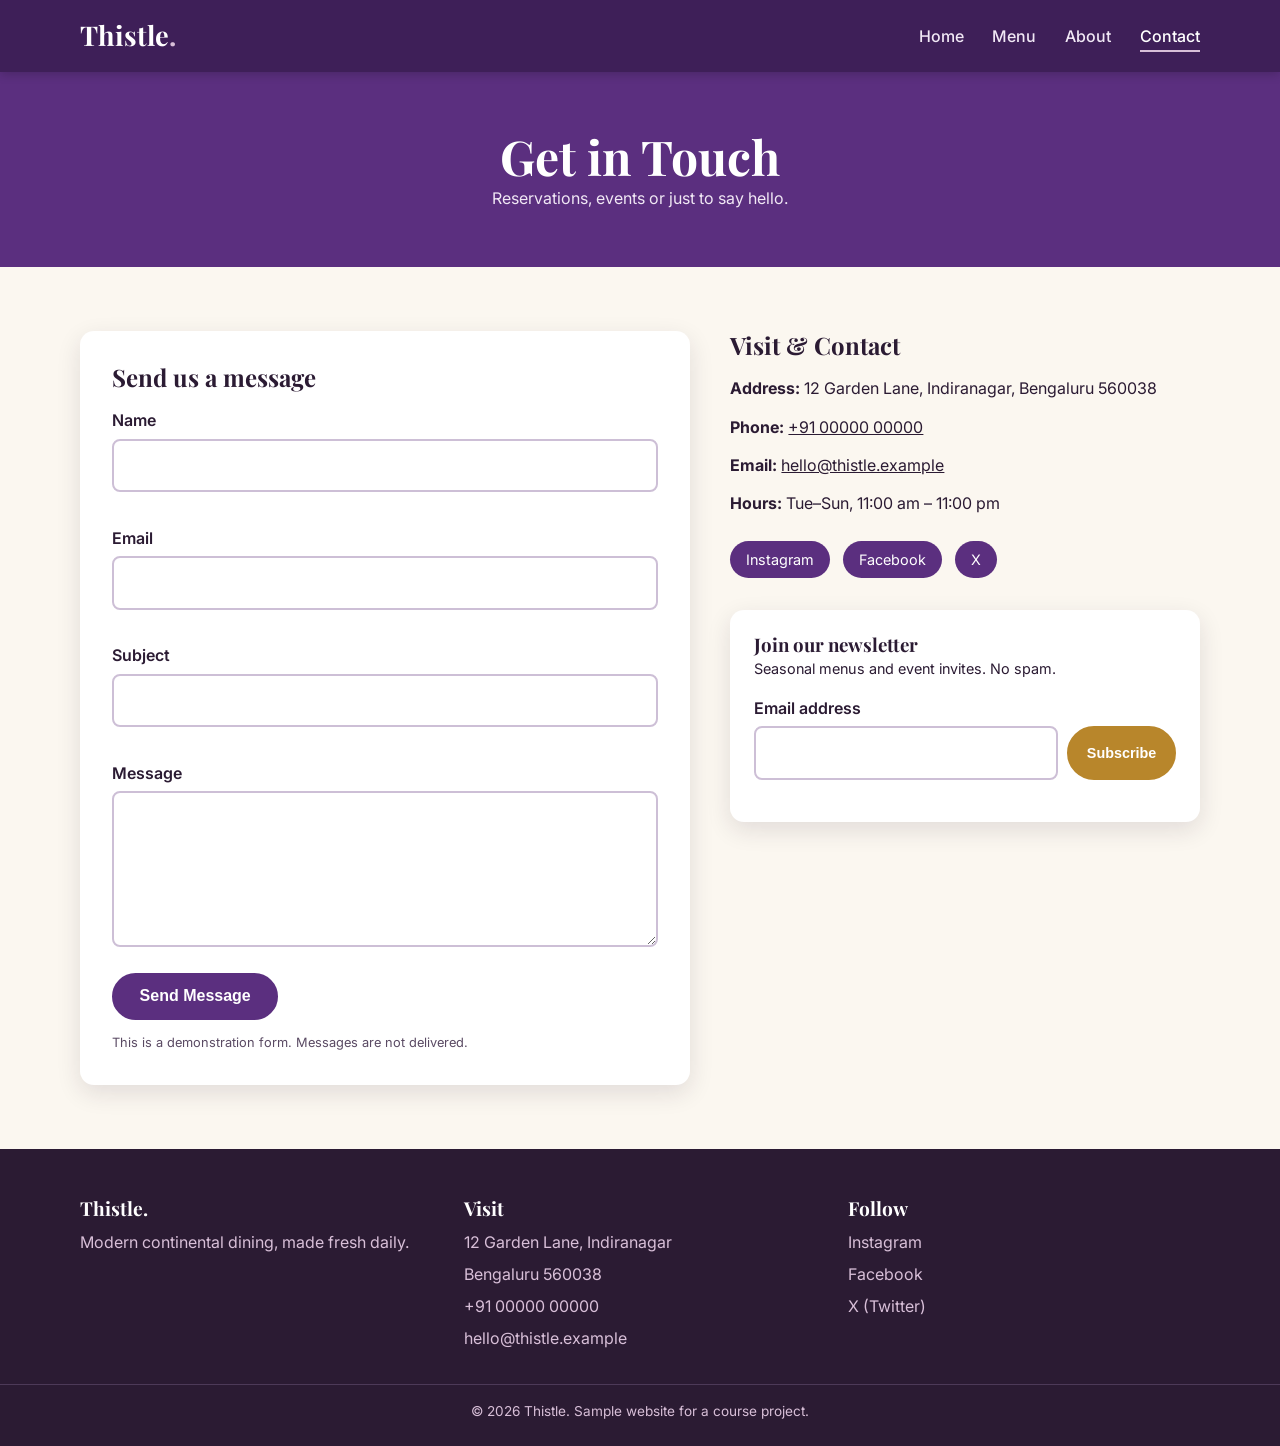
<file: contact.html>
<!DOCTYPE html>
<html lang="en">
<head>
  <script async src="https://www.googletagmanager.com/gtm.js?id=GTM-57GNK45M"></script>
<script>
  window.dataLayer = window.dataLayer || [];
  function gtag(){dataLayer.push(arguments);}
  gtag('js', new Date());
</script>
  <meta charset="UTF-8">
  <meta name="viewport" content="width=device-width, initial-scale=1">
  <title>Contact | Thistle</title>
  <meta name="description" content="Get in touch with Thistle for reservations and enquiries.">
  <link rel="preconnect" href="https://fonts.googleapis.com">
  <link rel="preconnect" href="https://fonts.gstatic.com" crossorigin>
  <link href="https://fonts.googleapis.com/css2?family=Inter:wght@400;500;600&family=Playfair+Display:wght@600;700&display=swap" rel="stylesheet">
  <link rel="stylesheet" href="style.css">

</head>
<body>
<a class="skip-link" href="#main">Skip to content</a>
<header>
  <nav class="container nav" aria-label="Main navigation">
    <a class="logo" href="index.html">Thistle<span>.</span></a>
    <button class="menu-btn" id="menu-btn" aria-label="Toggle menu" aria-expanded="false" aria-controls="nav-list">☰</button>
    <ul id="nav-list">
      <li><a href="index.html">Home</a></li>
      <li><a href="products.html">Menu</a></li>
      <li><a href="about.html">About</a></li>
      <li><a href="contact.html" aria-current="page">Contact</a></li>
    </ul>
  </nav>
</header>

<main id="main">
  <div class="page-banner"><div class="container"><h1>Get in Touch</h1><p>Reservations, events or just to say hello.</p></div></div>

  <section>
    <div class="container contact-wrap">
      <div>
        <form id="contact-form" novalidate>
          <h2>Send us a message</h2>
          <label for="name">Name</label>
          <input type="text" id="name" name="name" autocomplete="name" required>
          <div class="error" id="name-error" role="alert"></div>

          <label for="email">Email</label>
          <input type="email" id="email" name="email" autocomplete="email" required>
          <div class="error" id="email-error" role="alert"></div>

          <label for="subject">Subject</label>
          <input type="text" id="subject" name="subject" required>
          <div class="error" id="subject-error" role="alert"></div>

          <label for="message">Message</label>
          <textarea id="message" name="message" rows="5" required></textarea>
          <div class="error" id="message-error" role="alert"></div>

          <button class="btn btn-dark" type="submit">Send Message</button>
          <div class="msg" id="form-msg" role="status"></div>
          <p style="font-size:.8rem;margin-top:.8rem;color:#5a4a63">This is a demonstration form. Messages are not delivered.</p>
        </form>
      </div>

      <aside>
        <h2>Visit &amp; Contact</h2>
        <ul class="info-list">
          <li><strong>Address:</strong> 12 Garden Lane, Indiranagar, Bengaluru 560038</li>
          <li><strong>Phone:</strong> <a href="tel:+910000000000">+91 00000 00000</a></li>
          <li><strong>Email:</strong> <a href="mailto:hello@thistle.example">hello@thistle.example</a></li>
          <li><strong>Hours:</strong> Tue–Sun, 11:00 am – 11:00 pm</li>
        </ul>
        <div class="social">
          <a href="https://instagram.com" target="_blank" rel="noopener">Instagram</a>
          <a href="https://facebook.com" target="_blank" rel="noopener">Facebook</a>
          <a href="https://x.com" target="_blank" rel="noopener">X</a>
        </div>

        <form class="newsletter" id="newsletter-form" novalidate style="margin-top:2rem;padding:1.5rem;background:#fff;box-shadow:var(--shadow)">
          <h3>Join our newsletter</h3>
          <p style="font-size:.9rem">Seasonal menus and event invites. No spam.</p>
          <label for="news_email">Email address</label>
          <div class="row">
            <input type="email" id="news_email" name="news_email" autocomplete="email" required>
            <button class="btn btn-sm" type="submit">Subscribe</button>
          </div>
          <div class="error" id="news_email-error" role="alert"></div>
          <div class="msg" id="news-msg" role="status"></div>
        </form>
      </aside>
    </div>
  </section>
</main>

<footer class="site">
  <div class="container cols">
    <div><h3>Thistle.</h3><p>Modern continental dining, made fresh daily.</p></div>
    <div><h3>Visit</h3><ul><li>12 Garden Lane, Indiranagar</li><li>Bengaluru 560038</li><li><a href="tel:+910000000000">+91 00000 00000</a></li><li><a href="mailto:hello@thistle.example">hello@thistle.example</a></li></ul></div>
    <div><h3>Follow</h3><ul><li><a href="https://instagram.com" target="_blank" rel="noopener">Instagram</a></li><li><a href="https://facebook.com" target="_blank" rel="noopener">Facebook</a></li><li><a href="https://x.com" target="_blank" rel="noopener">X (Twitter)</a></li></ul></div>
  </div>
  <p class="copy">© <span class="year">2026</span> Thistle. Sample website for a course project.</p>
</footer>
<script src="script.js"></script>
</body>
</html>
</file>
<file: style.css>
/* Thistle - shared styles */
:root{
  --ink:#2B1B33; --purple:#5B2F7F; --purple-dark:#3E1F58;
  --thistle:#D8BFD8; --lilac:#F1E8F5; --sage:#5E7C5A;
  --cream:#FBF7F0; --gold:#B8862B; --white:#fff;
  --radius:14px; --shadow:0 8px 24px rgba(43,27,51,.12);
}
*{box-sizing:border-box;margin:0;padding:0}
html{scroll-behavior:smooth}
body{font-family:'Inter',system-ui,sans-serif;color:var(--ink);background:var(--cream);line-height:1.6}
h1,h2,h3{font-family:'Playfair Display',Georgia,serif;line-height:1.2}
img{max-width:100%;display:block}
a{color:inherit}
.container{width:min(1120px,92%);margin-inline:auto}
section{padding:4rem 0}
.section-title{text-align:center;font-size:clamp(1.8rem,4vw,2.5rem);color:var(--purple-dark);margin-bottom:.5rem}
.section-sub{text-align:center;max-width:600px;margin:0 auto 2.5rem;color:#5a4a63}
.skip-link{position:absolute;left:-999px;background:var(--gold);color:#fff;padding:.5rem 1rem;z-index:200}
.skip-link:focus{left:0}
:focus-visible{outline:3px solid var(--gold);outline-offset:2px}

/* Header / nav */
header{background:var(--purple-dark);position:sticky;top:0;z-index:100;box-shadow:0 2px 10px rgba(0,0,0,.2)}
.nav{display:flex;align-items:center;justify-content:space-between;padding:.9rem 0}
.logo{font-family:'Playfair Display',serif;font-size:1.7rem;color:var(--white);text-decoration:none;font-weight:700}
.logo span{color:var(--thistle)}
.nav ul{display:flex;gap:1.8rem;list-style:none}
.nav ul a{color:var(--lilac);text-decoration:none;font-weight:500;padding:.3rem 0;border-bottom:2px solid transparent;transition:.25s}
.nav ul a:hover,.nav ul a[aria-current="page"]{color:#fff;border-color:var(--thistle)}
.menu-btn{display:none;background:none;border:0;color:#fff;font-size:1.8rem;cursor:pointer}

/* Buttons */
.btn{display:inline-block;padding:.8rem 1.6rem;border-radius:50px;border:2px solid var(--gold);background:var(--gold);color:#fff;font-weight:600;text-decoration:none;cursor:pointer;font-size:1rem;transition:transform .2s,background .2s,box-shadow .2s}
.btn:hover{transform:translateY(-3px);box-shadow:var(--shadow);background:#9a6f1f;border-color:#9a6f1f}
.btn-outline{background:transparent;color:#fff;border-color:#fff}
.btn-outline:hover{background:#fff;color:var(--purple-dark);border-color:#fff}
.btn-dark{background:var(--purple);border-color:var(--purple)}
.btn-dark:hover{background:var(--purple-dark);border-color:var(--purple-dark)}
.btn-sm{padding:.5rem 1.1rem;font-size:.9rem}

/* Hero */
.hero{min-height:78vh;display:grid;place-items:center;text-align:center;color:#fff;padding:5rem 0;
  background:linear-gradient(rgba(43,27,51,.72),rgba(62,31,88,.78)),url('https://images.unsplash.com/photo-1414235077428-338989a2e8c0?auto=format&fit=crop&w=1600&q=70') center/cover,var(--purple-dark)}
.hero h1{font-size:clamp(2.4rem,7vw,4.2rem);margin-bottom:1rem}
.hero p{font-size:1.2rem;max-width:620px;margin:0 auto 2rem;color:var(--lilac)}
.hero .btns{display:flex;gap:1rem;justify-content:center;flex-wrap:wrap}
.page-banner{padding:3.5rem 0;text-align:center;background:var(--purple);color:#fff}
.page-banner h1{font-size:clamp(2rem,5vw,3rem)}
.page-banner p{color:var(--lilac)}

/* Grids & cards */
.grid{display:grid;gap:1.8rem;grid-template-columns:repeat(auto-fit,minmax(260px,1fr))}
.card{background:#fff;border-radius:var(--radius);overflow:hidden;box-shadow:var(--shadow);transition:transform .3s,box-shadow .3s;display:flex;flex-direction:column}
.card:hover{transform:translateY(-6px);box-shadow:0 14px 32px rgba(43,27,51,.2)}
.card img{height:210px;width:100%;object-fit:cover;background:var(--thistle);transition:transform .4s}
.card:hover img{transform:scale(1.05)}
.card .img-wrap{overflow:hidden}
.card-body{padding:1.2rem;display:flex;flex-direction:column;gap:.5rem;flex:1}
.card-body p{color:#5a4a63;font-size:.95rem;flex:1}
.tag{font-size:.75rem;text-transform:uppercase;letter-spacing:.08em;color:var(--sage);font-weight:700}
.price{font-weight:700;color:var(--purple);font-size:1.15rem}
.card-foot{display:flex;justify-content:space-between;align-items:center;margin-top:.5rem}

/* Intro / split */
.split{display:grid;gap:3rem;grid-template-columns:1fr 1fr;align-items:center}
.split img{border-radius:var(--radius);box-shadow:var(--shadow);height:100%;max-height:420px;object-fit:cover;width:100%;background:var(--thistle)}
.alt{background:var(--lilac)}
.cta{background:var(--purple-dark);color:#fff;text-align:center}
.cta p{color:var(--lilac);margin:.8rem 0 1.5rem}

/* Filters */
.filters{display:flex;flex-wrap:wrap;gap:.7rem;justify-content:center;margin-bottom:2.5rem}
.filter-btn{padding:.5rem 1.3rem;border-radius:50px;border:2px solid var(--purple);background:#fff;color:var(--purple);font-weight:600;cursor:pointer;transition:.2s}
.filter-btn:hover,.filter-btn.active{background:var(--purple);color:#fff}

/* About */
.values{display:grid;gap:1.5rem;grid-template-columns:repeat(auto-fit,minmax(240px,1fr))}
.box{background:#fff;padding:1.8rem;border-radius:var(--radius);box-shadow:var(--shadow);border-top:4px solid var(--gold)}
.box h3{color:var(--purple-dark);margin-bottom:.5rem}
.quote{background:#fff;padding:1.6rem;border-radius:var(--radius);box-shadow:var(--shadow);border-left:4px solid var(--sage)}
.quote footer{margin-top:.8rem;font-weight:600;color:var(--purple)}
.team img{border-radius:50%;width:140px;height:140px;margin:1.2rem auto 0;object-fit:cover;background:var(--thistle)}
.team .card-body{text-align:center}

/* Contact */
.contact-wrap{display:grid;gap:2.5rem;grid-template-columns:1.3fr 1fr}
form{background:#fff;padding:2rem;border-radius:var(--radius);box-shadow:var(--shadow)}
label{display:block;font-weight:600;margin:1rem 0 .3rem}
input,textarea,select{width:100%;padding:.75rem;border:2px solid #cdbfd6;border-radius:8px;font:inherit;transition:border .2s}
input:focus,textarea:focus{border-color:var(--purple);outline:none}
.invalid{border-color:#b00020!important}
.error{color:#b00020;font-size:.85rem;min-height:1.1rem}
.msg{margin-top:1rem;padding:.8rem;border-radius:8px;background:var(--lilac);color:var(--purple-dark);display:none}
.msg.show{display:block}
.info-list{list-style:none;display:grid;gap:.8rem;margin:1rem 0 1.5rem}
.social{display:flex;gap:.8rem;flex-wrap:wrap}
.social a{padding:.45rem 1rem;border-radius:50px;background:var(--purple);color:#fff;text-decoration:none;font-size:.9rem;transition:.2s}
.social a:hover{background:var(--gold);transform:translateY(-2px)}
.newsletter{margin-top:2rem;padding:0;box-shadow:none;background:transparent}
.newsletter .row{display:flex;gap:.6rem}

/* Dialog */
dialog{border:0;border-radius:var(--radius);padding:2rem;max-width:460px;width:90%;margin:auto;box-shadow:0 20px 50px rgba(0,0,0,.4)}
dialog::backdrop{background:rgba(43,27,51,.65)}
dialog h3{color:var(--purple-dark);margin-bottom:.5rem}
dialog .price{display:block;margin:.8rem 0 1.2rem}

/* Footer */
footer.site{background:var(--ink);color:var(--thistle);padding:3rem 0 1.5rem}
footer.site .cols{display:grid;gap:2rem;grid-template-columns:repeat(auto-fit,minmax(220px,1fr))}
footer.site h3{color:#fff;font-size:1.2rem;margin-bottom:.6rem}
footer.site a{color:var(--thistle);text-decoration:none}
footer.site a:hover{color:#fff;text-decoration:underline}
footer.site ul{list-style:none;display:grid;gap:.4rem}
.copy{text-align:center;margin-top:2rem;padding-top:1rem;border-top:1px solid #4d3a58;font-size:.85rem}

/* Responsive */
@media(max-width:820px){
  .split,.contact-wrap{grid-template-columns:1fr}
  .menu-btn{display:block}
  .nav ul{display:none;position:absolute;top:100%;left:0;right:0;background:var(--purple-dark);flex-direction:column;gap:0;padding:1rem 4%}
  .nav ul.open{display:flex}
  .nav ul li a{display:block;padding:.8rem 0}
  .newsletter .row{flex-direction:column}
}
@media(prefers-reduced-motion:reduce){*{transition:none!important;scroll-behavior:auto!important}}
</file>
